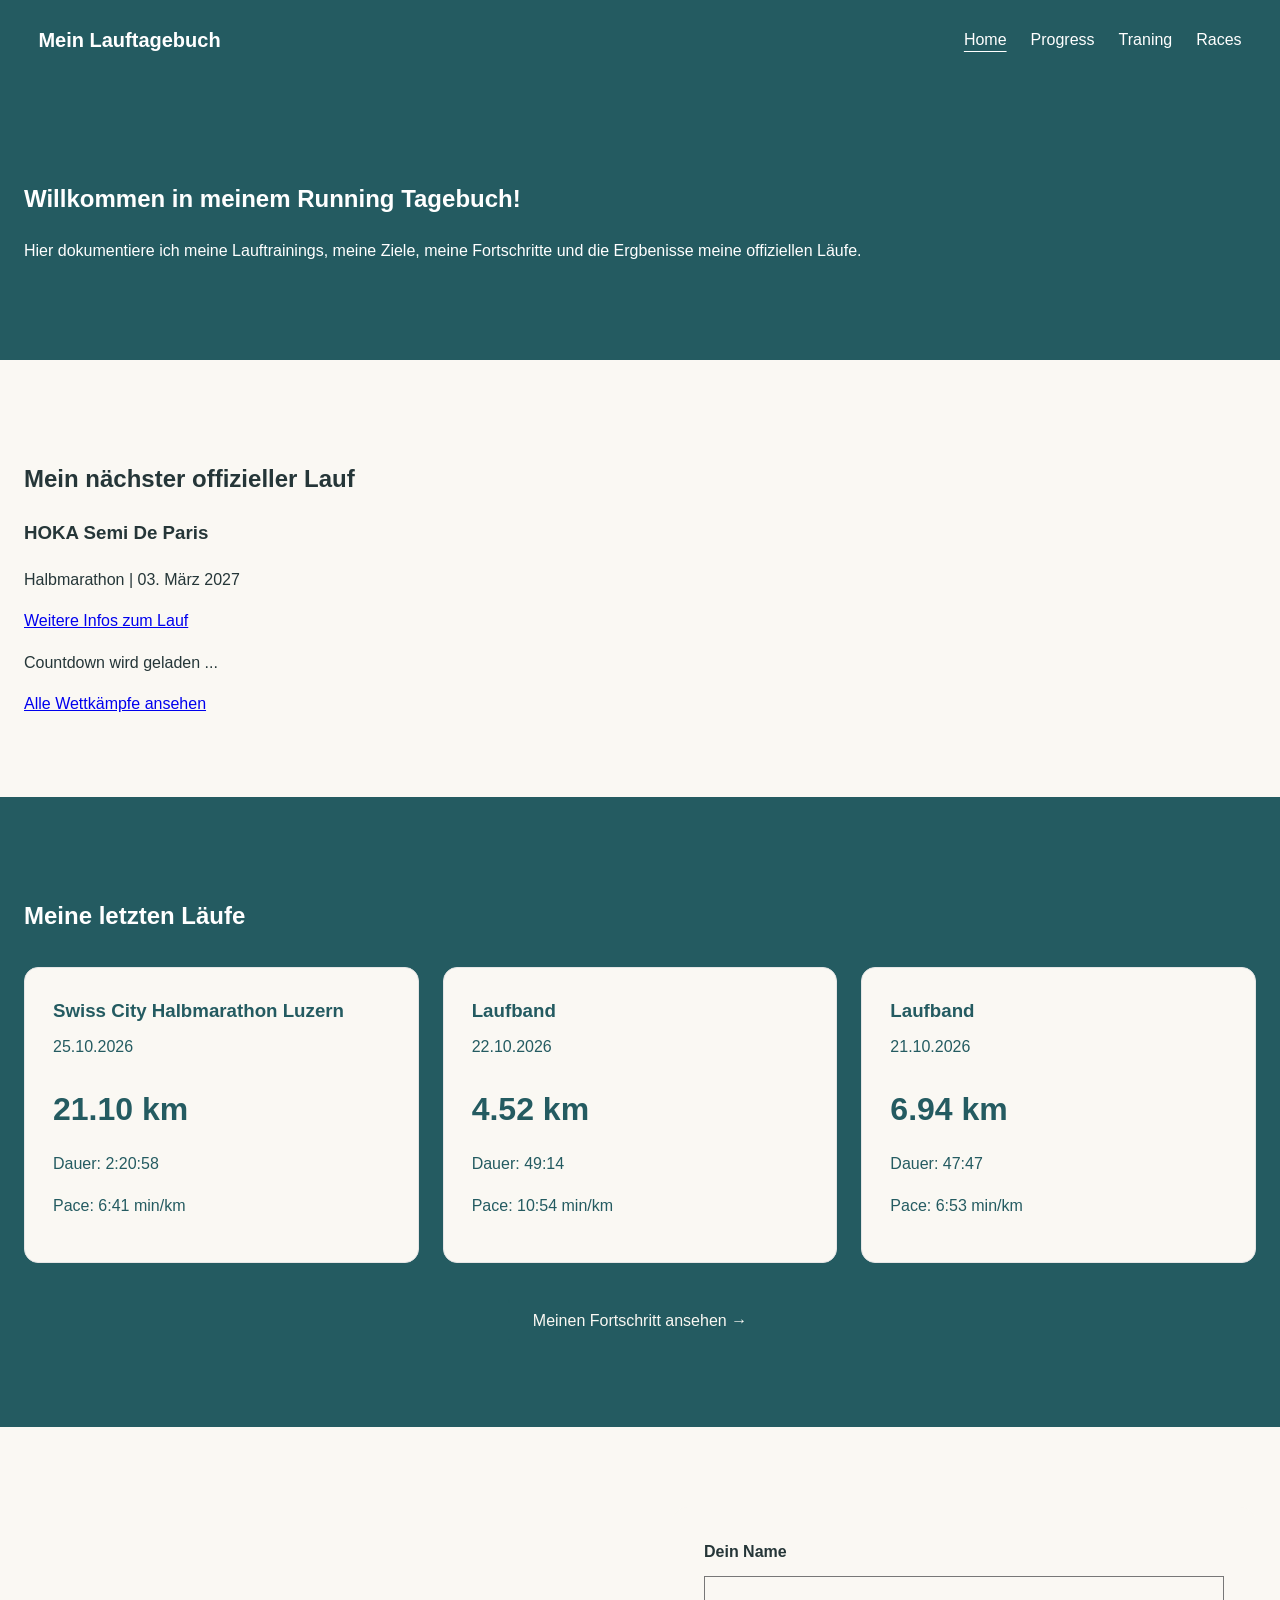
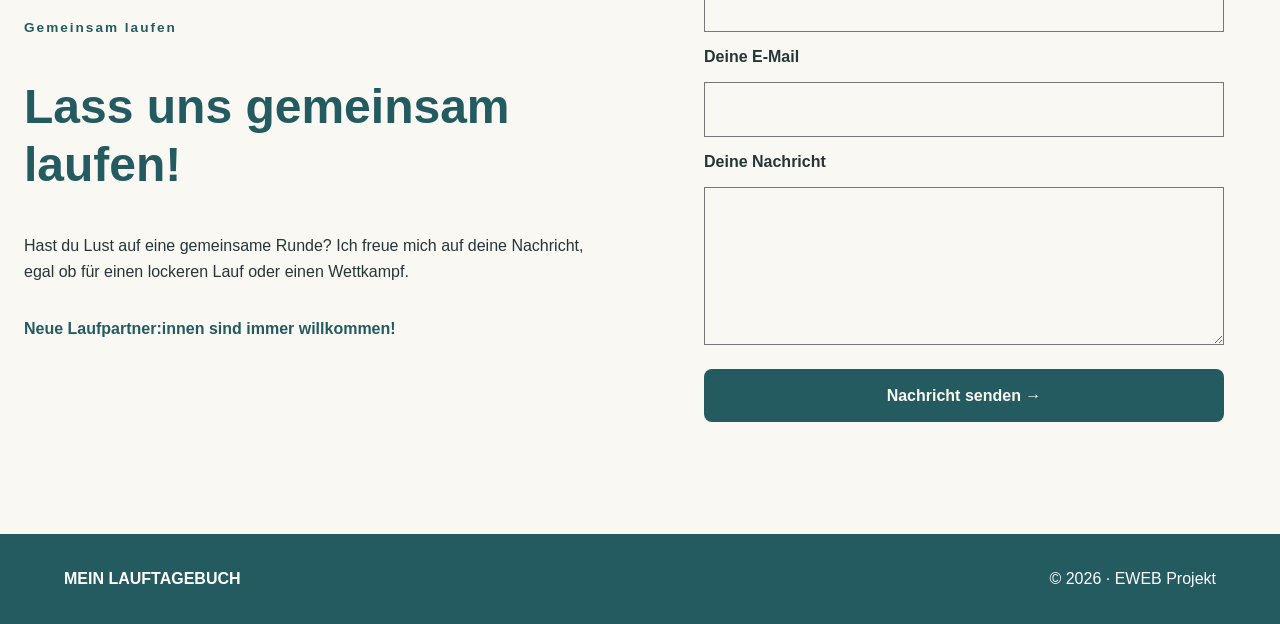
<file: index.html>
<!doctype html>
<html lang="de">
  <head>
    <meta charset="UTF-8" />
    <meta name="viewport" content="width=device-width, initial-scale=1.0" />
    <title>Startseite | Mein Running Tagebuch</title>
    <link rel="stylesheet" href="css/style.css" />
  </head>

  <body>
    <!-- Header und Navigation -->
    <header class="site-header">
      <div class="header-content">
        <a class="site-logo" href="index.html"> Mein Lauftagebuch </a>

        <nav aria-label="Hauptnavigation">
          <a href="index.html" aria-current="page">Home</a>
          <a href="progress.html">Progress</a>
          <a href="training.html">Traning</a>
          <a href="races.html">Races</a>
        </nav>
      </div>
    </header>

    <!-- Hauptinhalt -->
    <main>
      <!-- Begrüssung-->
      <section class="welcome">
        <h2>Willkommen in meinem Running Tagebuch!</h2>

        <p>
          Hier dokumentiere ich meine Lauftrainings, meine Ziele, meine
          Fortschritte und die Ergbenisse meine offiziellen Läufe.
        </p>
      </section>

      <!-- Nächster offizieller Lauf -->
      <section class="next-race">
        <h2>Mein nächster offizieller Lauf</h2>

        <h3>HOKA Semi De Paris</h3>
        <p>Halbmarathon | 03. März 2027</p>
        <a href="https://www.hoka.com/en/ch/semi-de-paris/" target="_blank"
          >Weitere Infos zum Lauf</a
        >

        <div id="race-countdown">
          <p>Countdown wird geladen ...</p>
        </div>

        <a href="races.html">Alle Wettkämpfe ansehen</a>
      </section>

      <!--Letze Läufe-->
      <section class="recent-runs">
        <h2>Meine letzten Läufe</h2>

        <div id="recent-runs-list">
          <p>Hier werden meine letzten Aktivitäten angezeigt</p>
        </div>

        <div class="progress-link">
          <a href="progress.html">Meinen Fortschritt ansehen →</a>
        </div>
      </section>

      <!-- Gemeinsam laufen-->
      <section class="running-together">
        <div class="running-content">
          <div class="running-intro">
            <p class="section-label">Gemeinsam laufen</p>
            <h2>Lass uns gemeinsam laufen!</h2>

            <p>
              Hast du Lust auf eine gemeinsame Runde? Ich freue mich auf deine
              Nachricht, egal ob für einen lockeren Lauf oder einen Wettkampf.
            </p>

            <p class="running-note">
              Neue Laufpartner:innen sind immer willkommen!
            </p>
          </div>

          <form id="running-form" class="running-form">
            <label for="name">Dein Name</label>
            <input
              type="text"
              id="name"
              name="name"
              autocomplete="name"
              required
            />

            <label for="email">Deine E-Mail</label>
            <input
              type="email"
              id="email"
              name="email"
              autocomplete="email"
              required
            />

            <label for="message">Deine Nachricht</label>
            <textarea id="message" name="message" rows="5" required></textarea>

            <button type="submit">Nachricht senden →</button>
          </form>
        </div>
      </section>
    </main>

    <!--Footer-->
    <footer class="site-footer">
      <div class="footer-content">
        <p class="footer-brand">MEIN LAUFTAGEBUCH</p>
        <p>© 2026 · EWEB Projekt</p>
      </div>
    </footer>

    <!--Javasript-->
    <script src="js/script.js"></script>
    <script src="js/activities.js"></script>
  </body>
</html>
</file>
<file: css/style.css>
:root {
  --color-background: #faf8f3;
  --color-sage-light: #d6e2d5;
  --color-sage: #9cb9a5;
  --color-primary: #245b61;
  --color-text: #253638;
  --color-white: #ffffff;
}

* {
  box-sizing: border-box;
}

body {
  margin: 0;
  background-color: var(--color-background);
  color: var(--color-text);
  font-family: Arial, Helvetica, sans-serif;
  font-size: 16px;
  line-height: 1.6;
}

/*Einheitliche Gestaltung der Bereiche */
main section {
  padding: 80px 24px;
}

.progress-page section {
  padding: 40px 24px;
}

/*Willkommensblock: Petrol */
.welcome {
  background-color: var(--color-primary);
  color: var(--color-white);
}

/* Nächster offizieller Lauf: Beige */
.next-race {
  background-color: var(--color-background);
  color: var(--color-text);
}

/*Letzte Läufe: Salbeigrün */
.recent-runs {
  background-color: var(--color-primary);
  color: var(--color-white);
}

/* Gemeinsam Laufen: Beige */
.running-together {
  background-color: var(--color-background);
  color: var(--color-text);
}

/* Navigation */
.site-header {
  background-color: var(--color-primary);
}

.header-content {
  max-width: 100%;
  margin: 0;
  padding: 24px clamp(16px, 3vw, 48px);
  display: flex;
  justify-content: space-between;
  align-items: center;
  gap: 24px;
  flex-wrap: wrap;
}

.site-logo {
  color: #ffffff;
  font-size: 1.25rem;
  font-weight: bold;
  text-decoration: none;
}

.site-header nav {
  display: flex;
  gap: 24px;
  flex-wrap: wrap;
}

.site-header nav a {
  color: #ffffff;
  text-decoration: none;
  font-weight: 500;
}

.site-header nav a:hover,
.site-header nav a[aria-current="page"] {
  color: #ffffff;
  text-decoration: underline;
  text-underline-offset: 6px;
}

/* Footer */
.site-footer {
  background-color: var(--color-primary);
  color: var(--color-white);
}

.footer-content {
  max-width: 1200px;
  margin: 0 auto;
  padding: 32px 24px;
  display: flex;
  justify-content: space-between;
  align-items: center;
  gap: 16px;
  flex-wrap: wrap;
}

.footer-content p {
  margin: 0;
}

.footer-brand {
  font-weight: bold;
}

/* Sichtbarer Tastaturfokus */
a:focus-visible,
button:focus-visible,
input:focus-visible,
textarea:focus-visible {
  outline: 3px solid #9cb9a5;
  outline-offset: 4px;
}

/* Anpassung für Smartphone */
@media (max-width: 600px) {
  .header-content {
    flex-direction: column;
    align-items: flex-start;
  }

  .site-header nav {
    gap: 12px 20px;
  }

  .footer-content {
    flex-direction: column;
    align-items: flex-start;
  }
}

/* Run Together */
.running-content {
  max-width: 100%;
  margin: 0 auto;
  display: grid;
  grid-template-columns: 1fr 1fr;
  gap: 64px;
  align-items: center;
}

.running-intro h2 {
  color: var(--color-primary);
  font-size: clamp(2rem, 4vw, 3rem);
  line-height: 1.2;
}

.section-label {
  color: var(--color-primary);
  font-size: 0.85rem;
  font-weight: bold;
  letter-spacing: 2px;
}

.running-note {
  margin-top: 32px;
  font-weight: bold;
  color: var(--color-primary);
}

/* Formularkarte */
.running-form {
  background-color: var(--color-background);
  padding: 32px;
  border-radius: 16px;
  display: flex;
  flex-direction: column;
  gap: 12px;
}

.running-form label {
  font-weight: 600;
}

.running-form input,
.running-form textarea {
  width: 100%;
  padding: 14px;
  border: 1px solid #777777;
  font: inherit;
  background-color: var(--color-background);
  color: var(--color-text);
}

.running-form button {
  margin-top: 12px;
  padding: 14px 20px;
  border: none;
  border-radius: 8px;
  background-color: var(--color-primary);
  color: var(--color-background);
  font: inherit;
  font-weight: bold;
  cursor: pointer;
}

.running-form button:hover {
  text-decoration: underline;
}

/* Smartphone */
@media (max-width: 768px) {
  .running-content {
    grid-template-columns: 1fr;
    gap: 32px;
  }

  .running-form {
    padding: 24px;
  }
}

/* Letzte drei Läufe */
#recent-runs-list {
  display: grid;
  grid-template-columns: repeat(3, minmax(0, 1fr));
  gap: 24px;
  margin: 32px auto;
}

@media (max-width: 800px) {
  #recent-runs-list {
    grid-template-columns: 1fr;
  }
}

/* Einzelne Laufkart */
.run-card {
  background-color: var(--color-background);
  color: var(--color-primary);
  padding: 28px;
  border-radius: 14px;
  border: 1px solid #e5e5e5;
}

.run-card h3 {
  color: var(--color-primary);
  margin: 0 0 8px;
}

.run-date {
  color: var(--color-primary);
  margin: 0 0 24px;
}

.run-distance {
  color: var(--color-primary);
  font-size: 2rem;
  font-weight: bold;
  margin: 0 0 16px;
}

@media (max-width: 800px) {
  #recent-runs-list {
    grid-template-columns: 1fr;
  }
}

/* Link unter den Karten */
.progress-link {
  text-align: center;
  margin-top: 32px;
}

.progress-link a {
  display: inline-block;
  color: var(--color-background);
  border: 1px solid var(--color-primary);
  padding: 12px 24px;
  border-radius: 8px;
  text-decoration: none;
}

.progress-link a:hover {
  background-color: var(--color-background);
  color: var(--color-primary);
}

/* Responsive Darstellung */
@media (max-width: 800px) {
  #recent-runs-list {
    grid-template-columns: 1fr;
  }
}

/* Progress Seite */

/* Hauptbereich */
.progress-page {
  background-color: var(--color-background);
}

/* Einleitung */
.progress-intro {
  text-align: center;
  color: var(--color-primary);
}

.progress-intro h1 {
  font-size: clamp(2rem, 4vw, 3rem);
  line-height: 1.2;
  margin: 0 0 16px;
}

.progress-intro p {
  margin: 0;
}

/* Statistik-Karten */
.progress-stats {
  display: grid;
  grid-template-columns: repeat(3, minmax(0, 1fr));
  gap: 24px;
  max-width: 1200px;
  margin: 0 auto;
}

.stat-card {
  background-color: var(--color-primary);
  color: var(--color-white);
  padding: 32px;
  border-radius: 14px;
  text-align: center;
}

.stat-card h2 {
  font-size: 1rem;
  font-weight: normal;
  margin: 0 0 16px;
}

.stat-card p {
  font-size: clamp(1.5rem, 3vw, 2.5rem);
  font-weight: bold;
  margin: 0;
}

/* Diagrammbereich */
.progress-charts {
  display: grid;
  grid-template-columns: 1fr;
  gap: 32px;
  max-width: 1200px;
  margin: 0 auto;
}

.chart-card {
  background-color: var(--color-white);
  border: 1px solid var(--color-primary);
  border-radius: 14px;
  padding: 32px;
}

.chart-card h2 {
  color: var(--color-primary);
  font-size: 1.5rem;
  margin: 0 0 24px;
}

/* Responsive Darstellung */
@media (max-width: 768px) {
  .progress-stats {
    grid-template-columns: 1fr;
  }

  .stat-card,
  .chart-card {
    padding: 24px;
  }
}

/* Diagrammgrösse */
.chart-container {
  position: relative;
  width: 100%;
  height: 350px;
}

/* Alle Laufaktivitäten auf der Progress-Seite */
.progress-activities {
  max-width: 1200px;
  margin: 0 auto;
}

.activities-header {
  margin-bottom: 32px;
}

.activities-header h2 {
  color: var(--color-primary);
  font-size: clamp(1.75rem, 3vw, 2.5rem);
  margin: 0 0 8px;
}

.activities-header p {
  margin: 0;
}

/* Vier Laufkarten pro Reihe */
#all-runs-list {
  display: grid;
  grid-template-columns: repeat(4, minmax(0, 1fr));
  gap: 24px;
}

/* Tablet: zwei Karten pro Reihe */
@media (max-width: 1000px) {
  #all-runs-list {
    grid-template-columns: repear(2, minmax(0, 1fr));
  }
}

/* Smartphone: eine Karte pro Reige */
@media (max-width: 600px) {
  #all-runs-list {
    grid-template-columns: 1fr;
  }
}
</file>
